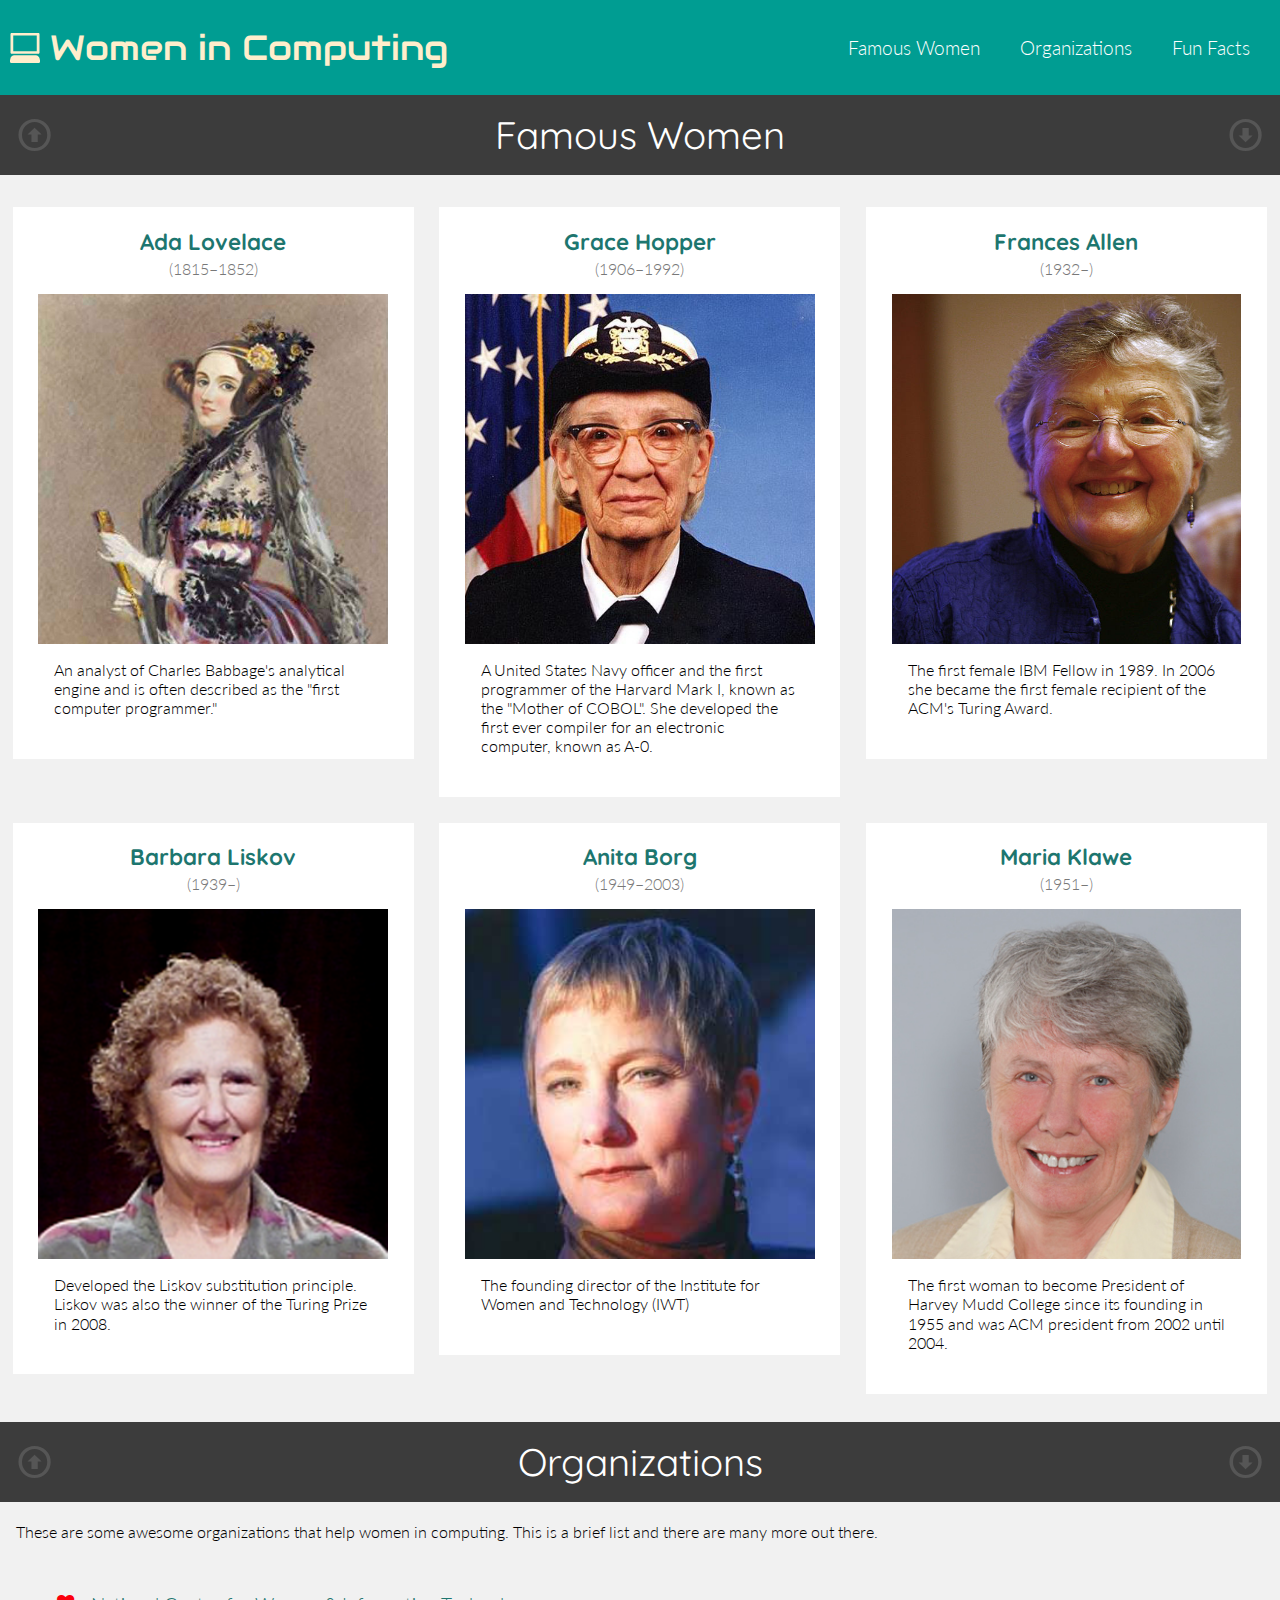
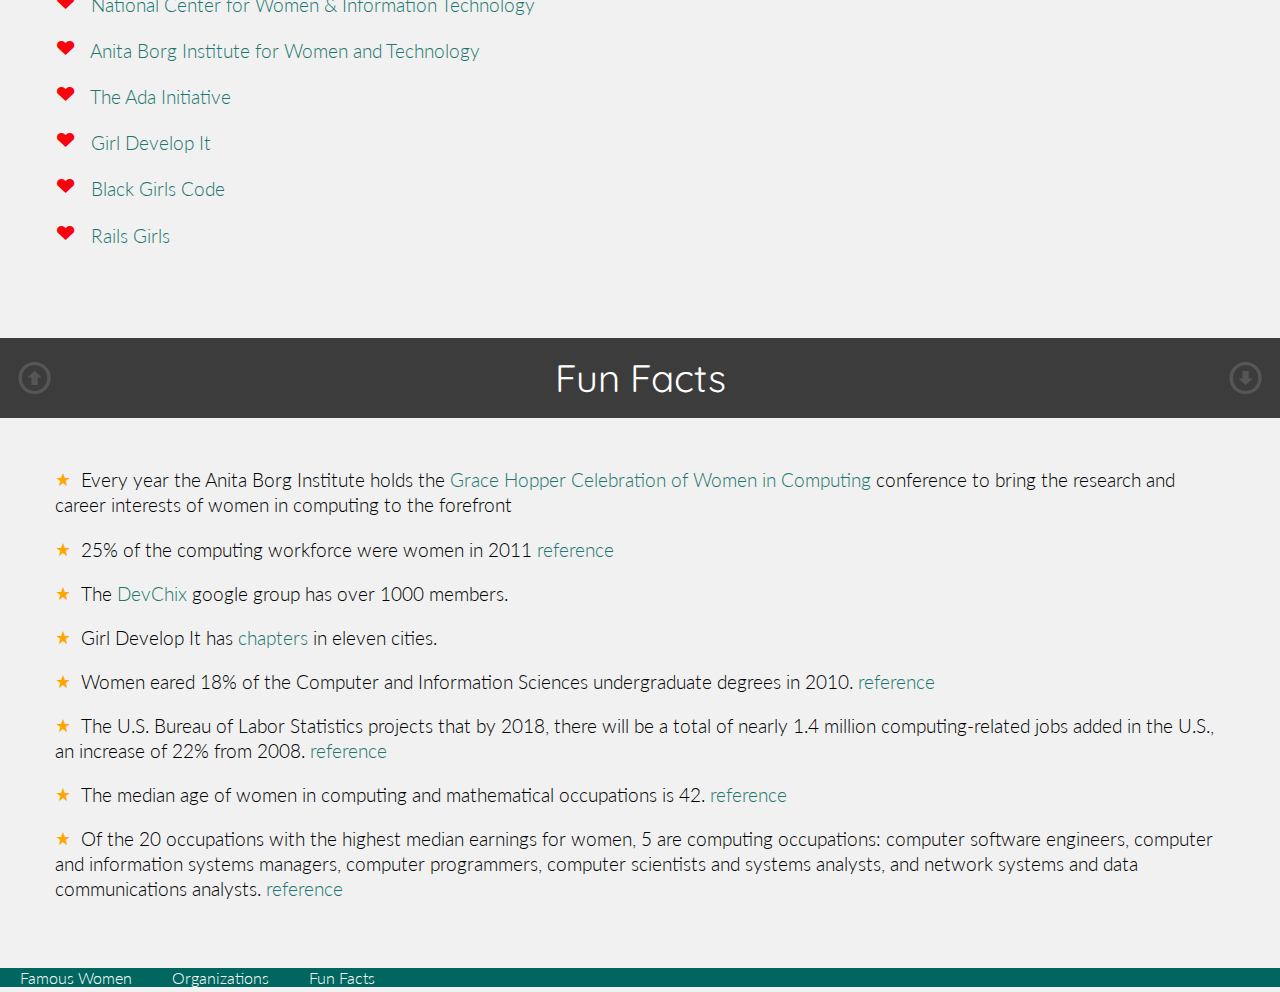
<file: completed/index.html>
<!DOCTYPE HTML PUBLIC "-//W3C//DTD HTML 4.01//EN" "http://www.w3.org/TR/html4/strict.dtd">
<html>
  <head>
    <title>Women in Computing</title>
    <meta http-equiv="Content-Type" content="text/html; charset=utf-8"/>
    <link href='http://fonts.googleapis.com/css?family=Audiowide|Quicksand:300,400,700|Lato:100,300,400,700,900,100italic,300italic,400italic,700italic,900italic' rel='stylesheet' type='text/css'/>
    <link rel="stylesheet" type="text/css" href="stylesheets/reset.css" />
    <link rel="stylesheet" type="text/css" href="stylesheets/styles.css" charset="utf-8"/>
  </head>
  <body>
    <header>
      <h1>Women in Computing</h1>
      <nav>
        <ul>
          <li>
            <a href="#famous">Famous Women</a>
          </li>
          <li>
            <a href="#organizations">Organizations</a>
          </li>
          <li>
            <a href="#facts">Fun Facts</a>
          </li>
        </ul>
      </nav>
    </header>

    <div id="main">
      <section id="famous">
        <a name="famous"></a>
        <h2>Famous Women</h2>
        <a class="jump up" href="#">&igrave;</a>
        <a class="jump down" href="#organizations">&iacute;</a>
        <div class = "wrapper">
          <article class = "woman">
            <h3>
              <a href="http://en.wikipedia.org/wiki/Ada_Lovelace">Ada Lovelace</a>
            </h3>

            <h4>(1815&ndash;1852)</h4>
            <img src="images/ada_lovelace.jpg" alt="Ada Lovelace" />
            <p>An analyst of Charles Babbage's analytical engine and is often
              described as the "first computer programmer."</p>
          </article>
          <article class = "woman">
            <h3>
              <a href="http://en.wikipedia.org/wiki/Grace_Hopper">Grace Hopper</a>
            </h3>
            <h4>(1906&ndash;1992)</h4>
            <img src="images/grace_hopper.jpg" alt ="Grace Hopper" />
            <p>A United States Navy officer and the first programmer of the
              Harvard Mark I, known as the "Mother of COBOL". She developed the
              first ever compiler for an electronic computer, known as A-0.</p>
          </article>
          <article class = "woman">
            <h3>
              <a href="http://en.wikipedia.org/wiki/Frances_E._Allen">Frances Allen</a>
            </h3>
            <h4>(1932&ndash;)</h4>
            <img src="images/frances_allen.jpg" alt="Frances Allen" />
            <p>The first female IBM Fellow in 1989. In 2006 she became the first
              female recipient of the ACM's Turing Award.</p>
          </article>
          <article class="break woman">
            <h3>
              <a href="http://en.wikipedia.org/wiki/Barbara_Liskov">Barbara Liskov</a>
            </h3>
            <h4>(1939&ndash;)</h4>
            <img src="images/barbara_liskov.png" alt="Barbara Liskov" />
            <p>Developed the Liskov substitution principle. Liskov was also the
              winner of the Turing Prize in 2008.</p>
          </article>
          <article class = "woman">
            <h3>
              <a href="http://en.wikipedia.org/wiki/Anita_Borg">Anita Borg</a>
            </h3>
            <h4>(1949&ndash;2003)</h4>
            <img src="images/anita_borg.jpg" alt="Anita Borg" />
            <p>The founding director of the Institute for Women and Technology
              (IWT)</p>
          </article>
          <article class = "woman">
            <h3>
              <a href="http://en.wikipedia.org/wiki/Maria_Klawe">Maria Klawe</a>
            </h3>
            <h4>(1951&ndash;)</h4>
            <img src="images/maria_klawe.jpg" alt="Maria Klawe" />
            <p>The first woman to become President of Harvey Mudd College since
              its founding in 1955 and was ACM president from 2002 until 2004.</p>
          </article>
        </div>
      </section>

      <section id="organizations">
        <a name="organizations"></a>
        <h2>Organizations</h2>
        <a class="jump up" href="#famous">&igrave;</a>
        <a class="jump down" href="#facts">&iacute;</a>
        <div class = "wrapper">
          <p>These are some awesome organizations that help women in computing.
            This is a brief list and there are many more out there.</p>

          <ul>
            <li>
              <a href="http://www.ncwit.org/">National Center for Women & Information Technology</a>
              <img src="images/logos/ncwit.png" alt="National Center for Women & Information Technology logo" />
            </li>
            <li>
              <a href="http://anitaborg.org/">Anita Borg Institute for Women and Technology</a>
              <img src="images/logos/anitaborg.gif" alt="Anita Borg Institute for Women and Technology logo" />
            </li>
            <li>
              <a href="http://adainitiative.org/">The Ada Initiative</a>
              <img src="images/logos/adainitiative.png" alt="The Ada Initiative logo" />
            </li>
            <li>
              <a href="http://girldevelopit.com/">Girl Develop It</a>
              <img src="images/logos/gdi.png" alt="Girl Develop It logo" />
            </li>
            <li>
              <a href="http://www.blackgirlscode.com/">Black Girls Code</a>
              <img src="images/logos/blackgirlscode.jpg" alt="Black Girls Code logo" />
            </li>
            <li>
              <a href="http://railsgirls.com/">Rails Girls</a>
              <img src="images/logos/railsgirls.png" alt="Rails Girls logo" />
            </li>
          </ul>
        </div>
      </section>

      <section id="facts">
        <a name="facts"></a>
        <h2>Fun Facts</h2>
        <a class="jump up" href="#organizations">&igrave;</a>
        <a class="jump down" href="#bottom">&iacute;</a>
        <div class = "wrapper">
          <ul>
            <li>Every year the Anita Borg Institute holds the
              <a href="http://anitaborg.org/initiatives/ghc/">Grace Hopper
              Celebration of Women in Computing</a> conference to bring the
              research and career interests of women in computing to the
              forefront</li>
            <li>25% of the computing workforce were women in 2011
              <a href="http://www.bls.gov/cps/cpsaat11.htm">reference</a></li>
            <li>The <a href="https://twitter.com/DevChix">DevChix</a> google group has over 1000 members.</li>
            <li>Girl Develop It has <a href="http://girldevelopit.com/chapters">chapters</a> in eleven cities.</li>
            <li>Women eared 18% of the Computer and Information Sciences
              undergraduate degrees in 2010. <a href="http://www.ncwit.org/sites/default/files/resources/2012bythenumbers_web.pdf">
              reference</a></li>
            <li>The U.S. Bureau of Labor Statistics projects that by 2018, there
              will be a total of nearly 1.4 million computing-related jobs added
              in the U.S., an increase of 22% from 2008.
              <a href="http://www.ncwit.org/sites/default/files/resources/scorecard2010_printversion_web.pdf">reference</a></li>
            <li>The median age of women in computing and mathematical occupations
              is 42. <a href="http://www.ncwit.org/blog/did-you-know-demographics-technical-women">reference</a></li>
            <li>Of the 20 occupations with the highest median earnings for women,
              5 are computing occupations: computer software engineers, computer
              and information systems managers, computer programmers, computer
              scientists and systems analysts, and network systems and data
              communications analysts. <a href="http://www.ncwit.org/blog/did-you-know-demographics-technical-women">reference</a></li>
          </ul>
        </div>
      </section>
    </div>

    <footer>
      <nav>
        <ul>
          <li>
            <a href="#famous">Famous Women</a>
          </li>
          <li>
            <a href="#organizations">Organizations</a>
          </li>
          <li>
            <a href="#facts">Fun Facts</a>
          </li>
        </ul>
      </nav>
    </footer>
    <a name="bottom"></a>
  </body>
</html>
</file>
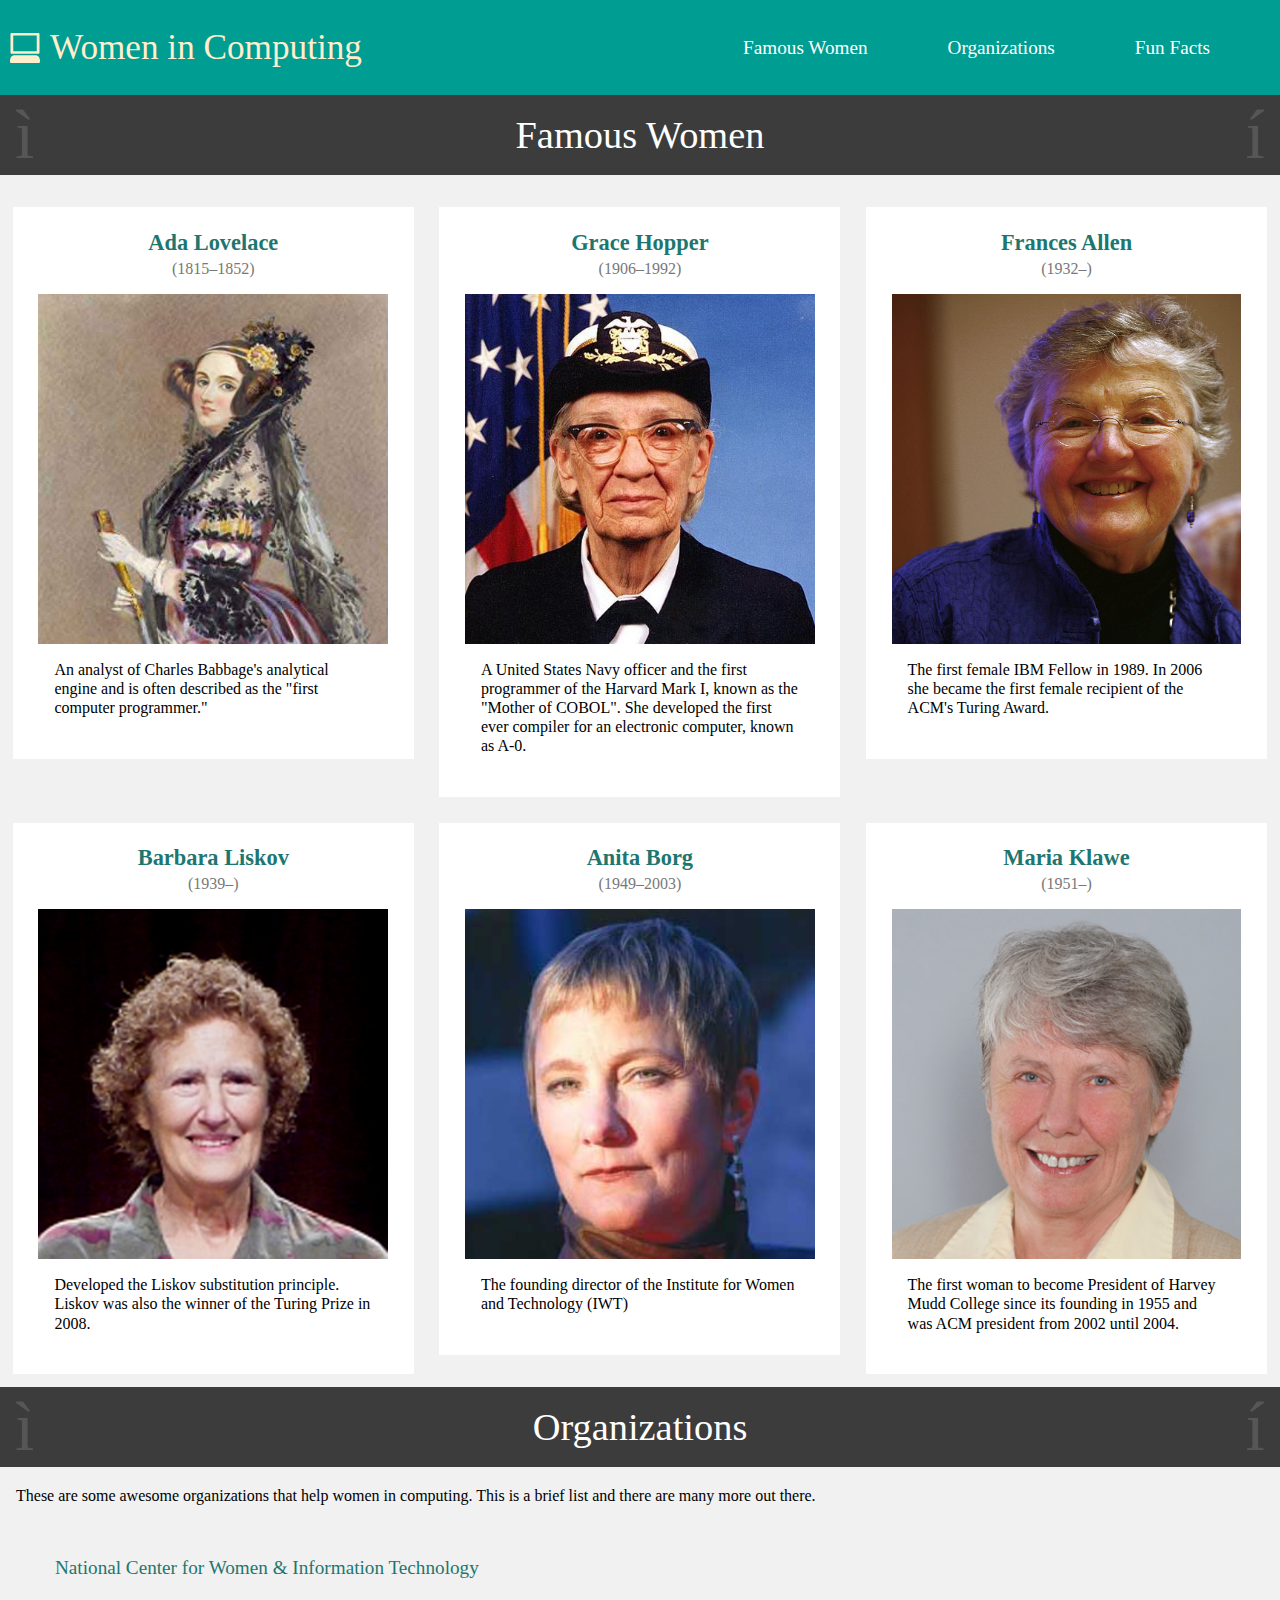
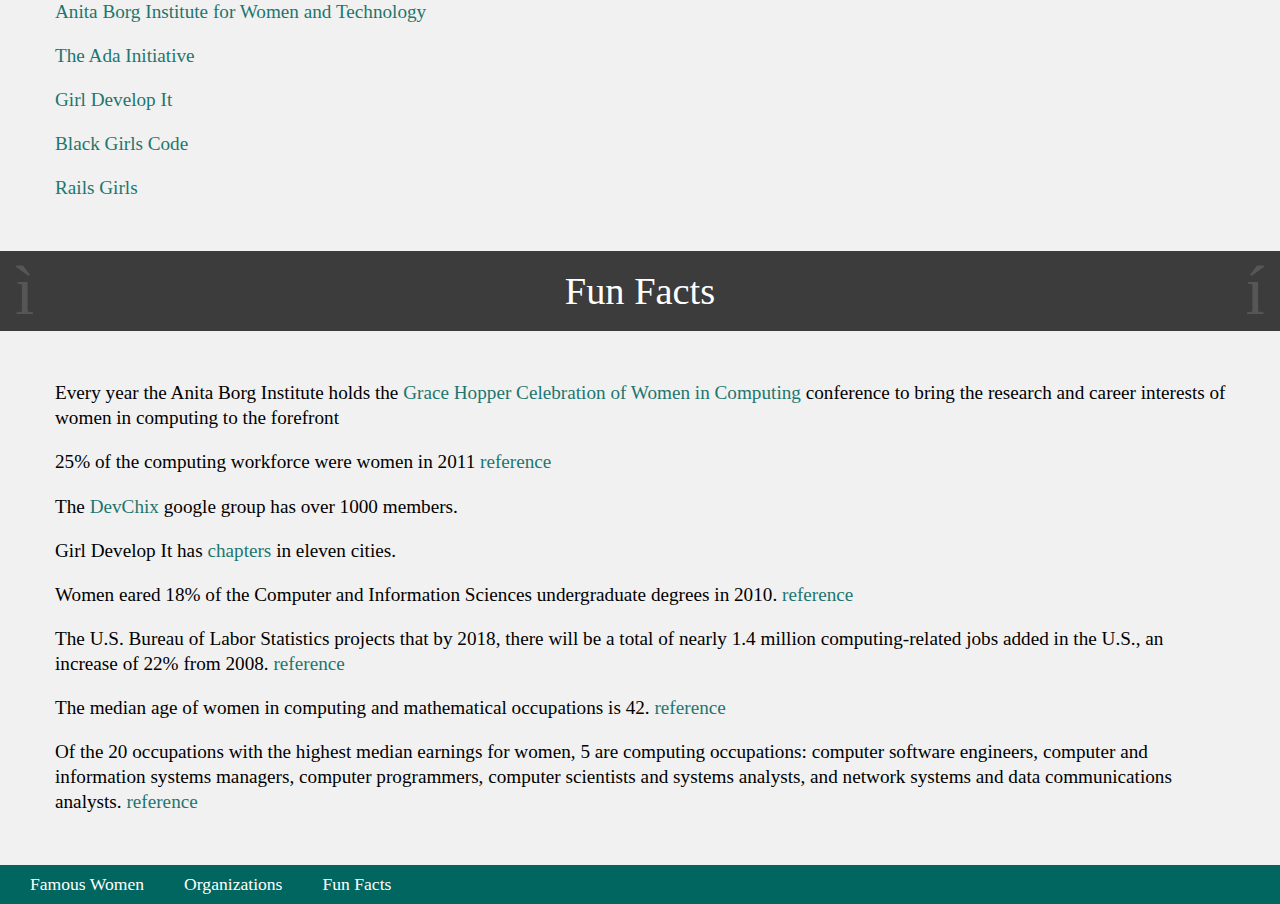
<file: practice/index.html>
<!DOCTYPE HTML PUBLIC "-//W3C//DTD HTML 4.01//EN" "http://www.w3.org/TR/html4/strict.dtd">
<html>
  <head>
    <title>Women in Computing</title>
    <meta http-equiv="Content-Type" content="text/html; charset=utf-8"/>
    <link rel="stylesheet" type="text/css" href="stylesheets/reset.css">
    
    <link rel="stylesheet" type="text/css" href="stylesheets/styles.css" charset="utf-8"/>

  </head>
  <body>
      <div id="header">
        <h1>Women in Computing</h1>
        <div class="nav">
          <ul>
            <li>
              <a href="#famous">Famous Women</a>
              <a name="famous"></a>
            </li>
            <li>
              <a href="#organizations">Organizations</a>
              <a name="organizations"></a>
            </li>
            <li>
              <a href="#facts">Fun Facts</a>
              <a name="facts"></a>
            </li>
          </ul>
        </div>
      </div>

      <div id="main">
        <div id="famous">
          <a name="famous"></a>
          <h2>Famous Women</h2>
          <a class="jump up" href="#">&igrave;</a>
          <a class="jump down" href="#organizations">&iacute;</a>
          <div class ="wrapper">
            <div class = "woman">
              <h3>
                <a href="http://en.wikipedia.org/wiki/Ada_Lovelace">Ada Lovelace</a>
              </h3>

              <h4>(1815&ndash;1852)</h4>
              <img src="images/ada_lovelace.jpg" alt="Ada Lovelace" />
              <p>An analyst of Charles Babbage's analytical engine and is often
                described as the "first computer programmer."</p>
            </div>
            <div class = "woman">
              <h3>
                <a href="http://en.wikipedia.org/wiki/Grace_Hopper">Grace Hopper</a>
              </h3>
              <h4>(1906&ndash;1992)</h4>
              <img src="images/grace_hopper.jpg" alt ="Grace Hopper" />
              <p>A United States Navy officer and the first programmer of the
                Harvard Mark I, known as the "Mother of COBOL". She developed the
                first ever compiler for an electronic computer, known as A-0.</p>
            </div>
            <div class = "woman">
              <h3>
                <a href="http://en.wikipedia.org/wiki/Frances_E._Allen">Frances Allen</a>
              </h3>
              <h4>(1932&ndash;)</h4>
              <img src="images/frances_allen.jpg" alt="Frances Allen" />
              <p>The first female IBM Fellow in 1989. In 2006 she became the first
                female recipient of the ACM's Turing Award.</p>
            </div>
            <div class="break woman">
              <h3>
                <a href="http://en.wikipedia.org/wiki/Barbara_Liskov">Barbara Liskov</a>
              </h3>
              <h4>(1939&ndash;)</h4>
              <img src="images/barbara_liskov.png" alt="Barbara Liskov" />
              <p>Developed the Liskov substitution principle. Liskov was also the
                winner of the Turing Prize in 2008.</p>
            </div>
            <div class = "woman">
              <h3>
                <a href="http://en.wikipedia.org/wiki/Anita_Borg">Anita Borg</a>
              </h3>
              <h4>(1949&ndash;2003)</h4>
              <img src="images/anita_borg.jpg" alt="Anita Borg" />
              <p>The founding director of the Institute for Women and Technology
                (IWT)</p>
            </div>
            <div class = "woman">
              <h3>
                <a href="http://en.wikipedia.org/wiki/Maria_Klawe">Maria Klawe</a>
              </h3>
              <h4>(1951&ndash;)</h4>
              <img src="images/maria_klawe.jpg" alt="Maria Klawe" />
              <p>The first woman to become President of Harvey Mudd College since
                its founding in 1955 and was ACM president from 2002 until 2004.</p>
            </div>
          </div>
        </div>

        <div id="organizations">
          <a name="organizations"></a>
          <h2>Organizations</h2>
          <a class="jump up" href="#famous">&igrave;</a>
          <a class="jump down" href="#facts">&iacute;</a>
          <div class = "wrapper">
            <p>These are some awesome organizations that help women in computing.
              This is a brief list and there are many more out there.</p>

            <ul>
              <li>
                <a href="http://www.ncwit.org/">National Center for Women &amp; Information Technology</a>
                <img src="images/logos/ncwit.png" alt="National Center for Women &amp; Information Technology logo" />
              </li>
              <li>
                <a href="http://anitaborg.org/">Anita Borg Institute for Women and Technology</a>
                <img src="images/logos/anitaborg.gif" alt="Anita Borg Institute for Women and Technology logo" />
              </li>
              <li>
                <a href="http://adainitiative.org/">The Ada Initiative</a>
                <img src="images/logos/adainitiative.png" alt="The Ada Initiative logo" />
              </li>
              <li>
                <a href="http://girldevelopit.com/">Girl Develop It</a>
                <img src="images/logos/gdi.png" alt="Girl Develop It logo" />
              </li>
              <li>
                <a href="http://www.blackgirlscode.com/">Black Girls Code</a>
                <img src="images/logos/blackgirlscode.jpg" alt="Black Girls Code logo" />
              </li>
              <li>
                <a href="http://railsgirls.com/">Rails Girls</a>
                <img src="images/logos/railsgirls.png" alt="Rails Girls logo" />
              </li>
            </ul>
          </div>
        </div>

        <div id="facts">
          <a name="facts"></a>
          <h2>Fun Facts</h2>
          <a class="jump up" href="#organizations">&igrave;</a>
          <a class="jump down" href="#bottom">&iacute;</a>
          <div class = "wrapper">
            <ul>
              <li>Every year the Anita Borg Institute holds the
                <a href="http://anitaborg.org/initiatives/ghc/">Grace Hopper
                Celebration of Women in Computing</a> conference to bring the
                research and career interests of women in computing to the
                forefront</li>
              <li>25% of the computing workforce were women in 2011
                <a href="http://www.bls.gov/cps/cpsaat11.htm">reference</a></li>
              <li>The <a href="https://twitter.com/DevChix">DevChix</a> google group has over 1000 members.</li>
              <li>Girl Develop It has <a href="http://girldevelopit.com/chapters">chapters</a> in eleven cities.</li>
              <li>Women eared 18% of the Computer and Information Sciences
                undergraduate degrees in 2010. <a href="http://www.ncwit.org/sites/default/files/resources/2012bythenumbers_web.pdf">
                reference</a></li>
              <li>The U.S. Bureau of Labor Statistics projects that by 2018, there
                will be a total of nearly 1.4 million computing-related jobs added
                in the U.S., an increase of 22% from 2008.
                <a href="http://www.ncwit.org/sites/default/files/resources/scorecard2010_printversion_web.pdf">reference</a></li>
              <li>The median age of women in computing and mathematical occupations
                is 42. <a href="http://www.ncwit.org/blog/did-you-know-demographics-technical-women">reference</a></li>
              <li>Of the 20 occupations with the highest median earnings for women,
                5 are computing occupations: computer software engineers, computer
                and information systems managers, computer programmers, computer
                scientists and systems analysts, and network systems and data
                communications analysts. <a href="http://www.ncwit.org/blog/did-you-know-demographics-technical-women">reference</a></li>
            </ul>
            </div>
        </div>
      </div>
      <div id="footer">
        <div class="nav">
          <ul>
            <li>
              <a href="#">Famous Women</a>
            </li>
            <li>
              <a href="#">Organizations</a>
            </li>
            <li>
              <a href="#">Fun Facts</a>
            </li>
          </ul>
        </div>
      </div>
      <a name="bottom"></a>
  </body>
</html>
</file>
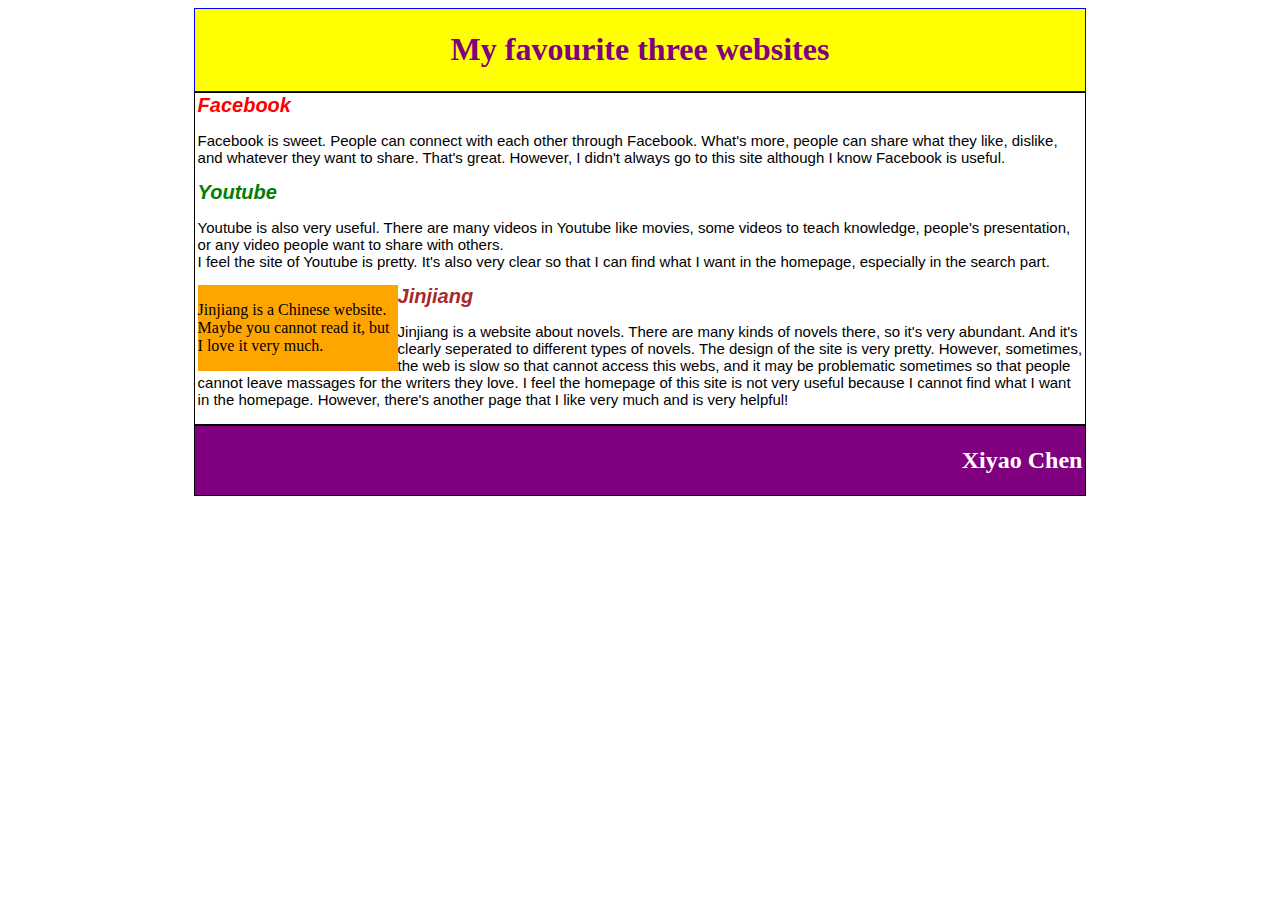
<file: week1_technical_blog.html>
<!DOCTYPE html>

<html>


  <head>
        <title>
            My favourite three websites
        </title>
        
        <style>
            #header {
              text-align:center;
              color: purple;
              font-weight: bold;
              width: 70%;
              margin: auto;
              padding: 1px 3px 1px 3px;
              border: 1px solid blue;
              background: yellow;
            }
            
            .title1{
              color: red; 
              font-weight: bold;
              font-size: 20px;
              font-family: sans-serif;
            }
            .Facebook{
              color: black; 
              
              font-size: 15px;
              font-family: sans-serif;
            }
            .title2{
              color: green; 
              font-weight: bold;
              font-size: 20px;
              font-family: sans-serif;
            }
            .Youtube{
              color: black; 
              font-size: 15px;
              font-family: sans-serif;
            }
            .title3{
              color: brown; 
              font-weight: bold;
              font-size: 20px;
              font-family: sans-serif;
            }
            .Jinjiang{
              color: black; 
              font-size: 15px;
              font-family: sans-serif;
            }
            .float{
              float:left;
              width:200px;
              background:orange;
            }
            #container{ 
              width: 70%;
              margin: auto;
              padding: 1px 3px 1px 3px;
              border: 1px solid black;
              background: white;
            }
            #footer {
              text-align:right;
              color: white;
              font-weight: bold;
              width: 70%;
              margin: auto;
              padding: 1px 3px 1px 3px;
              border: 1px solid black;
              background: purple;
            }
        </style>
    </head>


<div id="header">
   <h1>My favourite three websites<h1>
</div>


  

<div id="container">

  <div class="title1">
   <em>Facebook</em>
  </div>

  <div class="Facebook">
   <p>Facebook is sweet. People can connect with each other through Facebook. What's more, people can share what they like, dislike, and whatever they want to share. That's great. However, I didn't always go to this site although I know Facebook is useful.<p>
  </div>

  <div class="title2">
   <em>Youtube</em>
  </div>

  <div class="Youtube">
    <p>
    Youtube is also very useful. There are many videos in Youtube like movies, some videos to teach knowledge, people's presentation, or any video people want to share with others.<br/>
    I feel the site of Youtube is pretty. It's also very clear so that I can find what I want in the homepage, especially in the search part.
    </p>
  </div>

  <div class="float">
   <p>
    Jinjiang is a Chinese website. Maybe you cannot read it, but I love it very much.
   </p>
  </div>

  <div class="title3">
   <em>Jinjiang</em>
  </div>

  <div class="Jinjiang">
    <p>
    Jinjiang is a website about novels. There are many kinds of novels there, so it's very abundant. And it's clearly seperated to different types of novels. The design of the site is very pretty. However, sometimes, the web is slow so that cannot access this webs, and it may be problematic sometimes so that people cannot leave massages for the writers they love. I feel the homepage of this site is not very useful because I cannot find what I want in the homepage. However, there's another page that I like very much and is very helpful!
    </p>
  </div>

</div>

<div id="footer">
   <h2>Xiyao Chen<h2>
</div>


</html>
</file>
<file: completed/stylesheets/styles.css>
/* General Styles */
body {
  background-color: rgb(241, 241, 241);
  font-family: 'Lato', Arial, sans-serif;
  font-size: 16px;
  font-weight: 300;
  line-height: 1.2em;
  margin: 0px auto;
  min-width: 960px;
  width: 100%;
}

p {
  margin: 1em;
}

a {
  color: #1D766F;
  text-decoration: none;
}
a:hover {
  color: #BC2F36;
}

h1 {
  font-family: 'Audiowide', cursive;
  font-size: 2.2em;
  float: left;
  line-height: 75px;
}

h2 {
  background-color: rgb(60, 60, 60);
  color: #FFF;
  font-family: 'Quicksand', sans-serif;
  font-size: 2.4em;
  font-weight: 400;
  line-height: 80px;
  margin: 0 0 0.5em 0;
  text-align: center;
}

h3 {
  font-family: 'Quicksand', sans-serif;
  font-size: 1.4em;
  font-weight: 700;
  margin: 0 0 0.3em 0;
  text-align: center;
}

h4 {
  color: rgb(120, 120, 120);
  font-size: 1em;
  text-align: center;
}


/* Navigation */
nav li {
  float: left;
}
nav li a {
  color: #fff;
  margin: 0 10px;
  padding: 5px 10px;
  text-decoration: none;
}
nav li a:hover {
  color: #FB000D;
}

.jump {
  color: #565656;
  font-family: 'EntypoRegular';
  font-size: 70px;
  line-height: 80px;
  position: absolute;
  text-decoration: none;
  top: 0;
}
.jump.up {
  left: 15px;
}
.jump.down {
  right: 15px;
}
.jump:hover {
  color: #BC2F36;
}


/* Header */
header {
  background-color: #009D92;
  padding: 10px;
}
header h1 {
  color: #FFEECC;
  background: url('../images/icons/it.png') no-repeat 0 50%;
  padding-left: 40px;
}
header nav {
  float: right;
  font-size: 1.2em;
  margin-left: 20px;
}
header nav li {
  line-height: 75px;
}
header nav a:hover {
  background-color: #fff;
}

header:after {
  /* clearfix hack */
  content: "";
  display: table;
  clear: both;
}


/* Main */
#main section {
  margin-bottom: 1em;
  position: relative;
}
#main div.wrapper{
    width: 100%;
    max-width:1400px;
    margin: 0 auto;
}


#main section:after {
  /* clearfix hack */
  content: "";
  display: table;
  clear: both;
}


/* Famous Women */
#famous article.woman {
  background-color: white;
  float: left;
  min-height: 250px;
  margin: 1%;
  padding: 2%;
  width: 27.33%;
}

#famous article.break {
  clear: both;
}

#famous article img {
  display: block;
  margin: 1em auto;
  width: 100%;
}


/* Organizations */
#organizations {
  clear: both;
  height: 500px;
}

#organizations ul {
  margin: 50px;
  position: relative;
}
#organizations ul li {
  font-size: 1.2em;
  line-height: 1.3em;
  margin-bottom: 1em;
  padding-left: 5px;
  max-width: 50%;
}
#organizations ul li:before {
  color: #FB000D;
  content: '6';
  font-family: 'EntypoRegular';
  font-size: 40px;
  padding-right: 10px;
}

#organizations img {
  position: absolute;
  right: 20px;
  top: 0;
  display: none;
  max-width: 40%;
}
#organizations li:hover img {
  display: block;
}


/* Fun Facts */
#facts ul {
  margin: 50px;
}
#facts ul li {
  font-size: 1.2em;
  line-height: 1.3em;
  margin-bottom: 1em;
  padding-left: 5px;
}
#facts ul li:before {
  color: #FFA700;
  content: '7';
  font-family: 'EntypoRegular';
  font-size: 30px;
  padding-right: 10px;
}
#facts ul li:hover:before {
  color: #FF6F00;
}


/* Footer */
footer {
  background-color: #00665F;
}

footer .nav {
  float: left;
  font-size: 1.1em;
  margin: 10px;
}

footer nav a:hover {
  color: #FFEECC;
}

footer:after {
  /* clearfix hack */
  content: "";
  display: table;
  clear: both;
}


/* Fonts */
@font-face {
  font-family: 'EntypoRegular';
  src: url('font/Entypo-webfont.eot');
  src: url('font/Entypo-webfont.eot?#iefix') format('embedded-opentype'),
       url('font/Entypo-webfont.woff') format('woff'),
       url('font/Entypo-webfont.ttf') format('truetype'),
       url('font/Entypo-webfont.svg#EntypoRegular') format('svg');
  font-weight: normal;
  font-style: normal;
}
</file>
<file: practice/stylesheets/styles.css>
/* General Styles */
body {
  background-color: rgb(241, 241, 241);
  font-size: 16px;
  font-weight: 300;
  line-height: 1.2em;
  margin: 0px auto;
  min-width: 960px;
  width: 100%;
}

p {
  margin: 1em;
}

a {
  color: #1D766F;
  text-decoration: none;
}

h1 {
  font-size: 2.2em;
  float: left;
  line-height: 75px;
}

h2 {
  background-color: rgb(60, 60, 60);
  color: #FFF;
  font-size: 2.4em;
  font-weight: 400;
  line-height: 80px;
  margin: 0 0 0.5em 0;
  text-align: center;
}

h3 {
  font-size: 1.4em;
  font-weight: 700;
  margin: 0 0 0.3em 0;
  text-align: center;
}

h4 {
  color: rgb(120, 120, 120);
  font-size: 1em;
  text-align: center;
}

/* Navigation */
.nav li {
  float: left;
}
.nav li a {
  color: #fff;
  margin: 0 10px;
  padding: 5px 10px;
  text-decoration: none;
}

.jump {
  color: #565656;
  font-size: 70px;
  line-height: 80px;
  position: absolute;
  text-decoration: none;
  top: 0;
}
.jump.up {
  left: 15px;
}
.jump.down {
  right: 15px;
}


/* Header */
#header {
  background-color: #009D92;
  padding: 10px;
}
#header h1 {
  color: #FFEECC;
  background: url('../images/icons/it.png') no-repeat 0 50%;
  padding-left: 40px;
}
#header .nav {
  float: right;
  font-size: 1.2em;
  margin-left: 20px;
}
#header .nav li {
  line-height: 75px;
}

#header:after {
  /* clearfix hack */
  content: "";
  display: table;
  clear: both;
}


/* Main */
#main div {
  margin-bottom: 1em;
  position: relative;
}
#main div.wrapper{
    width: 100%;
    max-width:1400px;
    margin: 0 auto;
}

#main section:after {
  /* clearfix hack */
  content: "";
  display: table;
  clear: both;
}


/* Famous Women */
#famous div.woman {
  background-color: white;
  float: left;
  min-height: 250px;
  margin: 1%;
  padding: 2%;
  width: 27.33%;
}

#famous div.break {
  clear: both;
}

#famous div img {
  display: block;
  margin: 1em auto;
  width: 100%;
}


/* Organizations */
#organizations {
  clear: both;
}

#organizations ul {
  margin: 50px;
  position: relative;
}
#organizations ul li {
  font-size: 1.2em;
  line-height: 1.3em;
  margin-bottom: 1em;
  padding-left: 5px;
  max-width: 50%;
}
#organizations img {
  position: absolute;
  right: 20px;
  top: 0;
  display: none;
  max-width: 40%;
}
#organizations li:hover img {
  display: block;
}

/* Fun Facts */
#facts ul {
  margin: 50px;
}
#facts ul li {
  font-size: 1.2em;
  line-height: 1.3em;
  margin-bottom: 1em;
  padding-left: 5px;
}



/* Footer */
#footer {
  background-color: #00665F;
}

#footer .nav {
  float: left;
  font-size: 1.1em;
  margin: 10px;
}

#footer:after {
  /* clearfix hack */
  content: "";
  display: table;
  clear: both;
}
</file>
